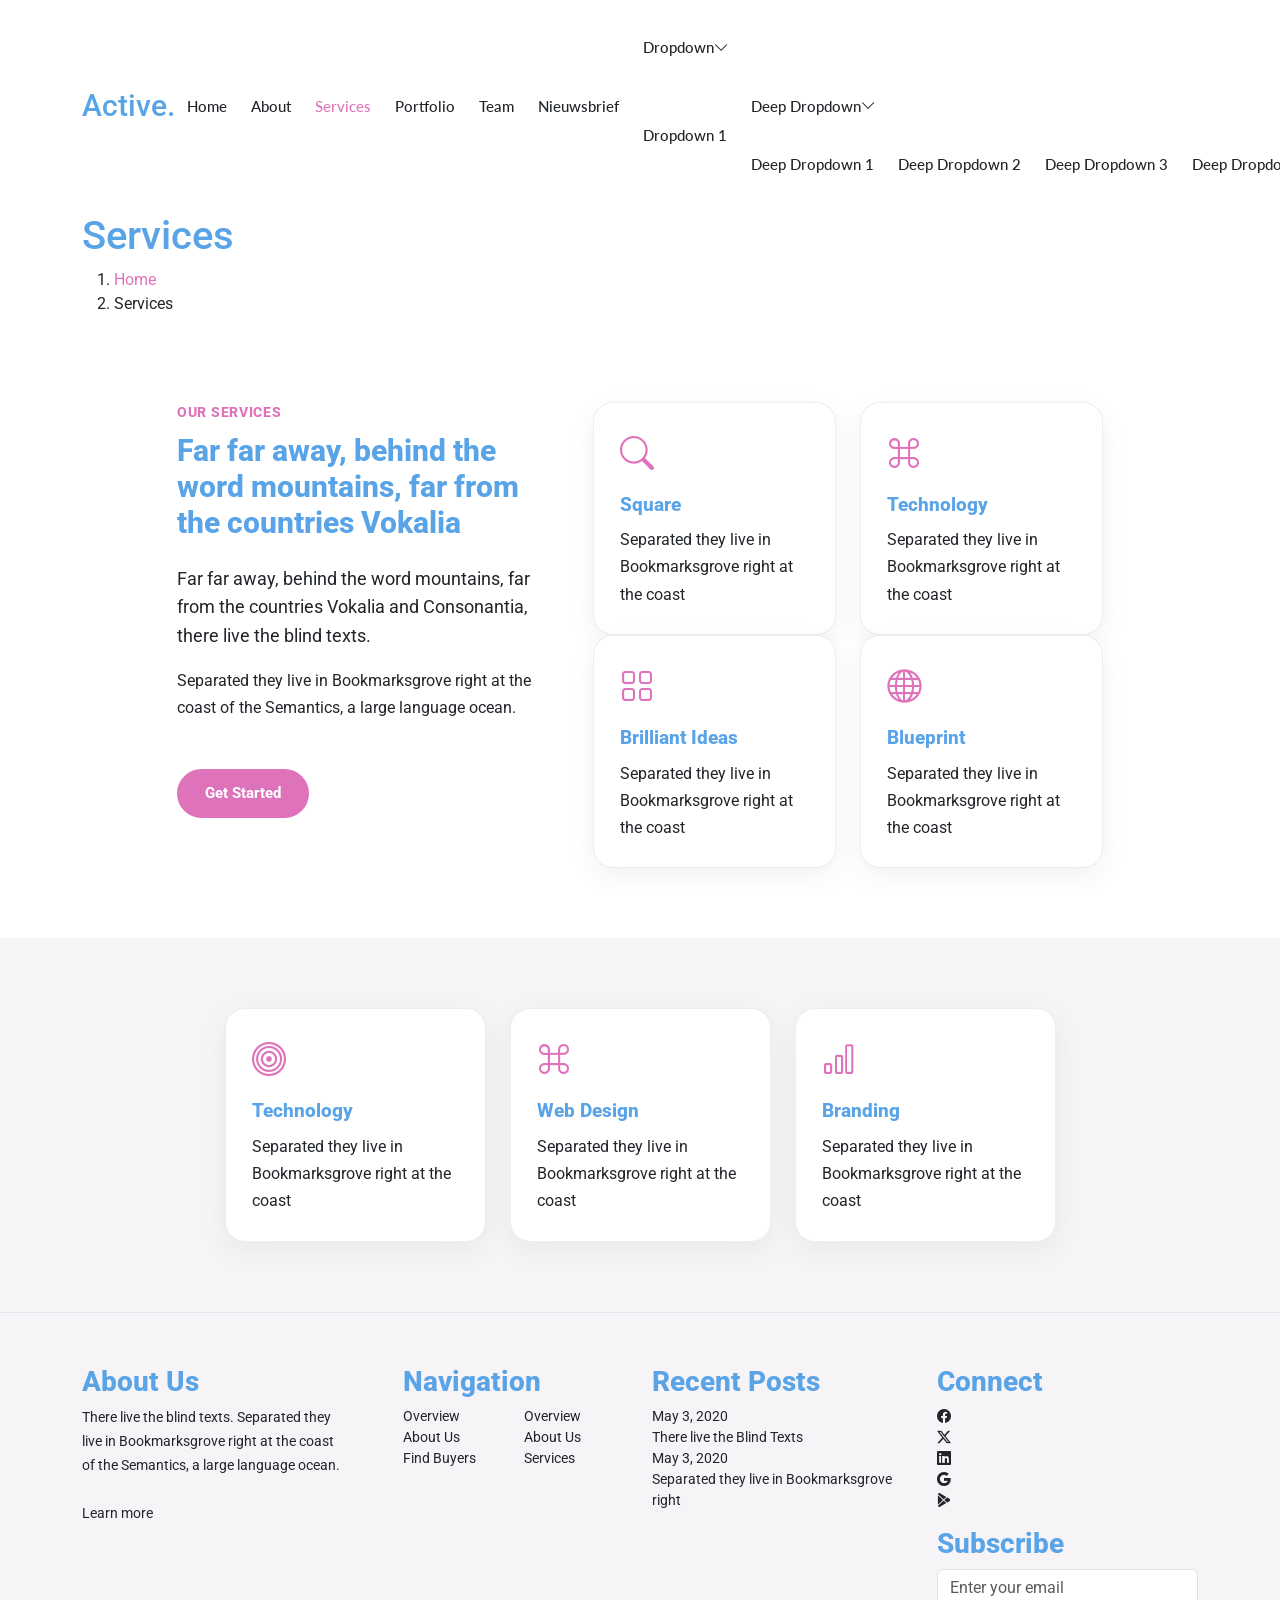
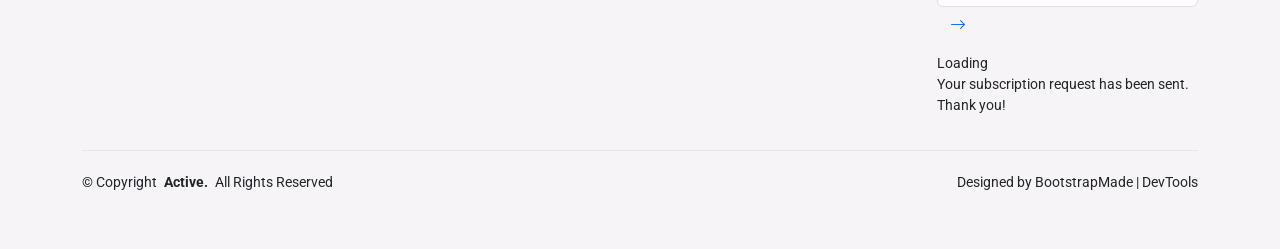
<file: services.html>
<!DOCTYPE html>
<html lang="en">

<head>
  <meta charset="utf-8">
  <meta content="width=device-width, initial-scale=1.0" name="viewport">
  <title>Services - Active Bootstrap Template</title>
  <meta name="description" content="">
  <meta name="keywords" content="">

  <!-- Favicons -->
  <link href="assets/img/favicon.png" rel="icon">
  <link href="assets/img/apple-touch-icon.png" rel="apple-touch-icon">

  <!-- Fonts -->
  <link href="https://fonts.googleapis.com" rel="preconnect">
  <link href="https://fonts.gstatic.com" rel="preconnect" crossorigin>
  <link href="https://fonts.googleapis.com/css2?family=Roboto:ital,wght@0,100;0,300;0,400;0,500;0,700;0,900;1,100;1,300;1,400;1,500;1,700;1,900&family=Lato:ital,wght@0,100;0,300;0,400;0,700;0,900;1,100;1,300;1,400;1,700;1,900&display=swap" rel="stylesheet">

  <!-- Vendor CSS Files -->
  <link href="assets/vendor/bootstrap/css/bootstrap.min.css" rel="stylesheet">
  <link href="assets/vendor/bootstrap-icons/bootstrap-icons.css" rel="stylesheet">
  <link href="assets/vendor/aos/aos.css" rel="stylesheet">
  <link href="assets/vendor/swiper/swiper-bundle.min.css" rel="stylesheet">
  <link href="assets/vendor/glightbox/css/glightbox.min.css" rel="stylesheet">

  <!-- Main CSS File -->
  <link href="assets/css/main.css" rel="stylesheet">

  <!-- =======================================================
  * Template Name: Active
  * Template URL: https://bootstrapmade.com/active-bootstrap-website-template/
  * Updated: Aug 07 2024 with Bootstrap v5.3.3
  * Author: BootstrapMade.com
  * License: https://bootstrapmade.com/license/
  ======================================================== -->
</head>

<body class="services-page">

  <header id="header" class="header d-flex align-items-center sticky-top">
    <div class="container-fluid container-xl position-relative d-flex align-items-center justify-content-between">

      <a href="index.html" class="logo d-flex align-items-center">
        <!-- Uncomment the line below if you also wish to use an image logo -->
        <!-- <img src="assets/img/logo.png" alt=""> -->
        <h1 class="sitename">Active.</h1>
      </a>

      <nav id="navmenu" class="navmenu">
        <ul>
          <li><a href="index.html">Home</a></li>
          <li><a href="about.html">About</a></li>
          <li><a href="services.html" class="active">Services</a></li>
          <li><a href="portfolio.html">Portfolio</a></li>
          <li><a href="team.html">Team</a></li>
          <li><a href="blog.html">Nieuwsbrief</a></li>
          <li class="dropdown"><a href="#"><span>Dropdown</span> <i class="bi bi-chevron-down toggle-dropdown"></i></a>
            <ul>
              <li><a href="#">Dropdown 1</a></li>
              <li class="dropdown"><a href="#"><span>Deep Dropdown</span> <i class="bi bi-chevron-down toggle-dropdown"></i></a>
                <ul>
                  <li><a href="#">Deep Dropdown 1</a></li>
                  <li><a href="#">Deep Dropdown 2</a></li>
                  <li><a href="#">Deep Dropdown 3</a></li>
                  <li><a href="#">Deep Dropdown 4</a></li>
                  <li><a href="#">Deep Dropdown 5</a></li>
                </ul>
              </li>
              <li><a href="#">Dropdown 2</a></li>
              <li><a href="#">Dropdown 3</a></li>
              <li><a href="#">Dropdown 4</a></li>
            </ul>
          </li>
          <li><a href="contact.html">Contact</a></li>
        </ul>
        <i class="mobile-nav-toggle d-xl-none bi bi-list"></i>
      </nav>

    </div>
  </header>

  <main class="main">

    <!-- Page Title -->
    <div class="page-title light-background">
      <div class="container">
        <h1>Services</h1>
        <nav class="breadcrumbs">
          <ol>
            <li><a href="index.html">Home</a></li>
            <li class="current">Services</li>
          </ol>
        </nav>
      </div>
    </div><!-- End Page Title -->

    <!-- Services 2 Section -->
    <section id="services-2" class="services-2 section">

      <div class="container">
        <div class="row justify-content-center" data-aos="fade-up">
          <div class="col-md-6 col-lg-4">
            <span class="content-subtitle">Our Services</span>
            <h2 class="content-title">
              Far far away, behind the word mountains, far from the countries
              Vokalia
            </h2>
            <p class="lead">
              Far far away, behind the word mountains, far from the countries
              Vokalia and Consonantia, there live the blind texts.
            </p>
            <p class="mb-5">
              Separated they live in Bookmarksgrove right at the coast of the
              Semantics, a large language ocean.
            </p>
            <p>
              <a href="#" class="btn btn-get-started">Get Started</a>
            </p>
          </div>
          <div class="col-md-6 col-lg-6 ps-lg-5">
            <div class="row">
              <div class="col-6 col-sm-6 col-md-6 col-lg-6">
                <div class="services-item" data-aos="fade-up" data-aos-delay="">
                  <div class="services-icon">
                    <i class="bi bi-search"></i>
                  </div>
                  <div>
                    <h3>Square</h3>
                    <p>Separated they live in Bookmarksgrove right at the coast</p>
                  </div>
                </div>
              </div>
              <div class="col-6 col-sm-6 col-md-6 col-lg-6">
                <div class="services-item" data-aos="fade-up" data-aos-delay="100">
                  <div class="services-icon">
                    <i class="bi bi-command"></i>
                  </div>
                  <div>
                    <h3>Technology</h3>
                    <p>Separated they live in Bookmarksgrove right at the coast</p>
                  </div>
                </div>
              </div>
              <div class="col-6 col-sm-6 col-md-6 col-lg-6">
                <div class="services-item" data-aos="fade-up" data-aos-delay="200">
                  <div class="services-icon">
                    <i class="bi bi-grid"></i>
                  </div>
                  <div>
                    <h3>Brilliant Ideas</h3>
                    <p>Separated they live in Bookmarksgrove right at the coast</p>
                  </div>
                </div>
              </div>

              <div class="col-6 col-sm-6 col-md-6 col-lg-6">
                <div class="services-item" data-aos="fade-up" data-aos-delay="300">
                  <div class="services-icon">
                    <i class="bi bi-globe"></i>
                  </div>
                  <div>
                    <h3>Blueprint</h3>
                    <p>Separated they live in Bookmarksgrove right at the coast</p>
                  </div>
                </div>
              </div>
            </div>
          </div>
        </div>
      </div>
    </section><!-- /Services 2 Section -->

    <!-- Services Section -->
    <section id="services" class="services section light-background">

      <div class="container">
        <div class="row gy-4 justify-content-center">

          <div class="col-lg-3">
            <div class="services-item" data-aos="fade-up">
              <div class="services-icon">
                <i class="bi bi-bullseye"></i>
              </div>
              <div>
                <h3>Technology</h3>
                <p>Separated they live in Bookmarksgrove right at the coast</p>
              </div>
            </div>
          </div>

          <div class="col-lg-3">
            <div class="services-item" data-aos="fade-up" data-aos-delay="100">
              <div class="services-icon">
                <i class="bi bi-command"></i>
              </div>
              <div>
                <h3>Web Design</h3>
                <p>Separated they live in Bookmarksgrove right at the coast</p>
              </div>
            </div>
          </div>

          <div class="col-lg-3">
            <div class="services-item" data-aos="fade-up" data-aos-delay="200">
              <div class="services-icon">
                <i class="bi bi-bar-chart"></i>
              </div>
              <div>
                <h3>Branding</h3>
                <p>Separated they live in Bookmarksgrove right at the coast</p>
              </div>
            </div>
          </div>

        </div>
      </div>
    </section><!-- /Services Section -->

  </main>

  <footer id="footer" class="footer light-background">
    <div class="container">
      <div class="row g-4">
        <div class="col-md-6 col-lg-3 mb-3 mb-md-0">
          <div class="widget">
            <h3 class="widget-heading">About Us</h3>
            <p class="mb-4">
              There live the blind texts. Separated they live in Bookmarksgrove
              right at the coast of the Semantics, a large language ocean.
            </p>
            <p class="mb-0">
              <a href="#" class="btn-learn-more">Learn more</a>
            </p>
          </div>
        </div>
        <div class="col-md-6 col-lg-3 ps-lg-5 mb-3 mb-md-0">
          <div class="widget">
            <h3 class="widget-heading">Navigation</h3>
            <ul class="list-unstyled float-start me-5">
              <li><a href="#">Overview</a></li>
              <li><a href="#">About Us</a></li>
              <li><a href="#">Find Buyers</a></li>
            </ul>
            <ul class="list-unstyled float-start">
              <li><a href="#">Overview</a></li>
              <li><a href="#">About Us</a></li>
              <li><a href="#">Services</a></li>
            </ul>
          </div>
        </div>
        <div class="col-md-6 col-lg-3 pl-lg-5">
          <div class="widget">
            <h3 class="widget-heading">Recent Posts</h3>
            <ul class="list-unstyled footer-blog-entry">
              <li>
                <span class="d-block date">May 3, 2020</span>
                <a href="#">There live the Blind Texts</a>
              </li>
              <li>
                <span class="d-block date">May 3, 2020</span>
                <a href="#">Separated they live in Bookmarksgrove right</a>
              </li>
            </ul>
          </div>
        </div>
        <div class="col-md-6 col-lg-3 pl-lg-5">
          <div class="widget">
            <h3 class="widget-heading">Connect</h3>
            <ul class="list-unstyled social-icons light mb-3">
              <li>
                <a href="#"><span class="bi bi-facebook"></span></a>
              </li>
              <li>
                <a href="#"><span class="bi bi-twitter-x"></span></a>
              </li>
              <li>
                <a href="#"><span class="bi bi-linkedin"></span></a>
              </li>
              <li>
                <a href="#"><span class="bi bi-google"></span></a>
              </li>
              <li>
                <a href="#"><span class="bi bi-google-play"></span></a>
              </li>
            </ul>
          </div>

          <div class="widget">
            <div class="footer-subscribe">
              <h3 class="widget-heading">Subscribe</h3>
              <form action="forms/newsletter.php" method="post" class="php-email-form">
                <div class="mb-2">
                  <input type="text" class="form-control" name="email" placeholder="Enter your email">

                  <button type="submit" class="btn btn-link">
                    <span class="bi bi-arrow-right"></span>
                  </button>
                </div>
                <div class="loading">Loading</div>
                <div class="error-message"></div>
                <div class="sent-message">
                  Your subscription request has been sent. Thank you!
                </div>
              </form>
            </div>
          </div>
        </div>
      </div>

      <div class="copyright d-flex flex-column flex-md-row align-items-center justify-content-md-between">
        <p>© <span>Copyright</span> <strong class="px-1 sitename">Active.</strong> <span>All Rights Reserved</span></p>
        <div class="credits">
          <!-- All the links in the footer should remain intact. -->
          <!-- You can delete the links only if you've purchased the pro version. -->
          <!-- Licensing information: https://bootstrapmade.com/license/ -->
          <!-- Purchase the pro version with working PHP/AJAX contact form: [buy-url] -->
          Designed by <a href="https://bootstrapmade.com/">BootstrapMade</a> | <a href="https://bootstrapmade.com/tools/">DevTools</a>
        </div>
      </div>
    </div>
  </footer>

  <!-- Scroll Top -->
  <a href="#" id="scroll-top" class="scroll-top d-flex align-items-center justify-content-center"><i class="bi bi-arrow-up-short"></i></a>

  <!-- Preloader -->
  <div id="preloader"></div>

  <!-- Vendor JS Files -->
  <script src="assets/vendor/bootstrap/js/bootstrap.bundle.min.js"></script>
  <script src="assets/vendor/php-email-form/validate.js"></script>
  <script src="assets/vendor/aos/aos.js"></script>
  <script src="assets/vendor/swiper/swiper-bundle.min.js"></script>
  <script src="assets/vendor/purecounter/purecounter_vanilla.js"></script>
  <script src="assets/vendor/glightbox/js/glightbox.min.js"></script>
  <script src="assets/vendor/imagesloaded/imagesloaded.pkgd.min.js"></script>
  <script src="assets/vendor/isotope-layout/isotope.pkgd.min.js"></script>

  <!-- Main JS File -->
  <script src="assets/js/main.js"></script>

</body>

</html>
</file>
<file: assets/css/main.css>
/**
* Template Name: Active
* Template URL: https://bootstrapmade.com/active-bootstrap-website-template/
* Updated: Aug 07 2024 with Bootstrap v5.3.3
* Author: BootstrapMade.com
* License: https://bootstrapmade.com/license/
*/

:root {
  --default-font: "Roboto", system-ui, -apple-system, "Segoe UI", Roboto, "Helvetica Neue", Arial, sans-serif;
  --heading-font: "Roboto", sans-serif;
  --nav-font: "Lato", sans-serif;
  --background-color: #ffffff;
  --default-color: #212529;
  --heading-color: #59a3e7;
  --accent-color: #df73bb;
  --surface-color: #ffffff;
  --contrast-color: #ffffff;
  --nav-color: #212529;
  --nav-hover-color: #df73bb;
  --nav-mobile-background-color: #ffffff;
  --soft-background: #f7f4f8;
  --soft-blue: #eef7ff;
  --soft-pink: #fff0f8;
  --border-color: rgba(33, 37, 41, 0.08);
  scroll-behavior: smooth;
}

.light-background {
  --background-color: #f7f4f8;
  --surface-color: #ffffff;
}

body {
  color: var(--default-color);
  background-color: var(--background-color);
  font-family: var(--default-font);
}

a {
  color: var(--accent-color);
  text-decoration: none;
  transition: 0.3s;
}

a:hover {
  color: color-mix(in srgb, var(--accent-color), transparent 25%);
  text-decoration: none;
}

h1, h2, h3, h4, h5, h6 {
  color: var(--heading-color);
  font-family: var(--heading-font);
}

p { line-height: 1.7; }

.lead {
  font-size: 18px;
  line-height: 1.6;
  font-weight: 400;
  color: var(--default-color);
}

.header {
  color: var(--default-color);
  background-color: var(--background-color);
  padding: 18px 0;
  transition: all 0.5s;
  z-index: 997;
}

.header .logo { line-height: 1; }

.header .logo h1 {
  font-size: 30px;
  margin: 0;
  font-weight: 500;
  color: var(--heading-color);
}

.scrolled .header { box-shadow: 0 0 18px rgba(0, 0, 0, 0.08); }

@media (min-width: 1200px) {
  .navmenu { padding: 0; }
  .navmenu ul {
    margin: 0;
    padding: 0;
    display: flex;
    list-style: none;
    align-items: center;
  }
  .navmenu li { position: relative; }
  .navmenu a,
  .navmenu a:focus {
    color: var(--nav-color);
    padding: 18px 12px;
    font-size: 15px;
    font-family: var(--nav-font);
    font-weight: 500;
    display: flex;
    align-items: center;
    white-space: nowrap;
    transition: 0.3s;
  }
  .navmenu li:hover > a,
  .navmenu .active,
  .navmenu .active:focus { color: var(--nav-hover-color); }
}

@media (max-width: 1199px) {
  .mobile-nav-toggle {
    color: var(--nav-color);
    font-size: 28px;
    line-height: 0;
    margin-right: 10px;
    cursor: pointer;
    transition: color 0.3s;
  }
  .navmenu { padding: 0; z-index: 9997; }
  .navmenu ul {
    display: none;
    list-style: none;
    position: absolute;
    inset: 60px 20px 20px 20px;
    padding: 10px 0;
    margin: 0;
    border-radius: 18px;
    background-color: var(--nav-mobile-background-color);
    overflow-y: auto;
    transition: 0.3s;
    z-index: 9998;
    box-shadow: 0 12px 35px rgba(0, 0, 0, 0.14);
  }
  .navmenu a,
  .navmenu a:focus {
    color: var(--nav-color);
    padding: 12px 22px;
    font-family: var(--nav-font);
    font-size: 17px;
    font-weight: 500;
    display: flex;
    align-items: center;
    white-space: nowrap;
    transition: 0.3s;
  }
  .navmenu a:hover,
  .navmenu .active,
  .navmenu .active:focus { color: var(--nav-hover-color); }
  .mobile-nav-active { overflow: hidden; }
  .mobile-nav-active .mobile-nav-toggle {
    color: #fff;
    position: absolute;
    font-size: 32px;
    top: 15px;
    right: 15px;
    margin-right: 0;
    z-index: 9999;
  }
  .mobile-nav-active .navmenu {
    position: fixed;
    overflow: hidden;
    inset: 0;
    background: rgba(33, 37, 41, 0.8);
    transition: 0.3s;
  }
  .mobile-nav-active .navmenu > ul { display: block; }
}

section, .section {
  color: var(--default-color);
  background-color: var(--background-color);
  padding: 70px 0;
  scroll-margin-top: 96px;
  overflow: clip;
}

.hero-section { padding: 80px 0 70px; }

.section-title {
  text-align: center;
  padding-bottom: 38px;
  position: relative;
}

.section-title h2 {
  font-size: 30px;
  font-weight: 800;
  margin-bottom: 0;
}

.section-title p,
.section-subtitle,
.content-subtitle {
  color: var(--accent-color);
  font-size: 14px;
  font-weight: 800;
  letter-spacing: 0.05em;
  text-transform: uppercase;
  margin-bottom: 10px;
  display: block;
}

.content-title {
  color: var(--heading-color);
  font-size: 30px;
  font-weight: 800;
  line-height: 1.2;
  margin-bottom: 24px;
}

.about .btn-get-started,
.btn-get-started {
  background-color: var(--accent-color);
  color: var(--contrast-color);
  border-radius: 999px;
  padding: 11px 26px;
  border: 2px solid var(--accent-color);
  transition: 0.3s all ease-in-out;
  font-size: 15px;
  font-weight: 700;
}

.about .btn-get-started:hover,
.btn-get-started:hover {
  border-color: var(--accent-color);
  background-color: transparent;
  color: var(--accent-color);
}

.btn-secondary-outline {
  background-color: transparent !important;
  color: var(--accent-color) !important;
}

.btn-secondary-outline:hover {
  background-color: var(--accent-color) !important;
  color: var(--contrast-color) !important;
}

.about h1 {
  color: var(--heading-color);
  font-size: 42px;
  font-weight: 900;
  line-height: 1.15;
}

.section-card {
  background: var(--surface-color) !important;
  border-radius: 30px;
  padding: 52px 32px;
  box-shadow: 0 12px 35px rgba(0, 0, 0, 0.055);
  border: 1px solid var(--border-color);
}

.text-card {
  background: var(--surface-color);
  border-radius: 22px;
  padding: 26px;
  box-shadow: 0 8px 28px rgba(0, 0, 0, 0.05);
  border: 1px solid var(--border-color);
}

img.rounded {
  border-radius: 24px !important;
  box-shadow: 0 12px 35px rgba(0, 0, 0, 0.08);
}

.hero-img {
  max-width: 360px;
  width: 100%;
  display: block;
  margin: 0 auto;
}

.section-img {
  max-width: 390px;
  width: 100%;
  display: block;
  margin: 0 auto;
}

.participation-img {
  max-width: 360px;
  width: 100%;
  display: block;
  margin: 0 auto;
}

.mri-img {
  max-width: 100%;
  width: auto;
  display: block;
  margin: 0 auto;
}

.services, .services-2 {
  padding-top: 70px;
  padding-bottom: 70px;
}

.services-item {
  background: var(--surface-color);
  padding: 26px;
  border-radius: 20px;
  height: 100%;
  box-shadow: 0 8px 28px rgba(0, 0, 0, 0.055);
  border: 1px solid var(--border-color);
  transition: transform 0.25s ease, box-shadow 0.25s ease;
}

.services-item:hover {
  transform: translateY(-3px);
  box-shadow: 0 14px 34px rgba(0, 0, 0, 0.08);
}

.services .services-item .services-icon,
.services-2 .services-item .services-icon {
  color: var(--accent-color);
  margin-bottom: 14px;
}

.services .services-item .services-icon i,
.services-2 .services-item .services-icon i { font-size: 34px; }

.services .services-item h3,
.services-2 .services-item h3 {
  font-size: 19px;
  font-weight: 800;
  color: var(--heading-color);
  margin-bottom: 10px;
}

.services-item p { margin-bottom: 0; }

.highlight-card {
  background: linear-gradient(135deg, var(--soft-blue), var(--soft-pink));
  border: 1px solid rgba(223, 115, 187, 0.16);
}

.faq .custom-accordion {
  border-radius: 22px;
  overflow: hidden;
  box-shadow: 0 8px 28px rgba(0, 0, 0, 0.055);
  border: 1px solid var(--border-color);
}

.faq .custom-accordion .accordion-item {
  background-color: var(--surface-color);
  margin-bottom: 0;
  position: relative;
  border: none;
  border-bottom: 1px solid var(--border-color);
  overflow: hidden;
}

.faq .custom-accordion .accordion-item:last-child { border-bottom: none; }

.faq .custom-accordion .accordion-item .btn-link {
  display: block;
  width: 100%;
  padding: 18px 20px 18px 46px;
  text-decoration: none;
  text-align: left;
  color: var(--default-color);
  border: none;
  border-radius: 0;
  position: relative;
  background-color: var(--surface-color);
  font-weight: 700;
}

.faq .custom-accordion .accordion-item .btn-link:before {
  content: "\f282";
  display: inline-block;
  font-family: "bootstrap-icons" !important;
  position: absolute;
  top: 50%;
  transform: translateY(-50%);
  left: 18px;
}

.faq .custom-accordion .accordion-item .btn-link[aria-expanded=true] {
  color: var(--accent-color);
  background-color: color-mix(in srgb, var(--accent-color), transparent 94%);
}

.faq .custom-accordion .accordion-item .btn-link[aria-expanded=true]:before {
  content: "\f286";
  color: var(--accent-color);
}

.faq .custom-accordion .accordion-item .accordion-body {
  padding: 22px 24px;
  color: var(--default-color);
  background: var(--surface-color);
}

.team-card {
  background: var(--surface-color);
  padding: 26px;
  border-radius: 22px;
  height: 100%;
  box-shadow: 0 8px 28px rgba(0, 0, 0, 0.055);
  border: 1px solid var(--border-color);
}

.team .team h3 {
  font-size: 20px;
  font-weight: 800;
}

.team .team h3 a { color: var(--heading-color); }

.team .team .pic { margin-bottom: 22px; }

.team .team .pic img {
  border-radius: 22px;
  aspect-ratio: 1 / 1;
  object-fit: cover;
}

.team .team .position {
  display: block;
  margin-bottom: 16px;
  font-size: 14px;
  color: color-mix(in srgb, var(--heading-color), transparent 30%);
  font-weight: 700;
}

.contact .info {
  background-color: var(--surface-color);
  padding: 34px;
  box-shadow: 0 8px 28px rgba(0, 0, 0, 0.055);
  border: 1px solid var(--border-color);
  border-radius: 22px;
  height: 100%;
  overflow: hidden;
}

.contact .info h3 {
  font-weight: 800;
  font-size: 24px;
}

.contact .info p {
  color: color-mix(in srgb, var(--default-color), transparent 25%);
  margin-bottom: 26px;
  font-size: 15px;
}

.contact .info-item + .info-item {
  padding-top: 18px;
  margin-top: 18px;
  border-top: 1px solid var(--border-color);
}

.contact .info-item i {
  font-size: 24px;
  color: var(--accent-color);
  margin-right: 18px;
}

.contact .info-item h4 {
  padding: 0;
  font-size: 18px;
  line-height: 24px;
  font-weight: 800;
  margin-bottom: 5px;
}

.contact .info-item p {
  padding: 0;
  margin-bottom: 0;
  font-size: 15px;
}

.footer {
  background-color: var(--background-color);
  color: var(--default-color);
  padding: 52px 0;
  font-size: 14px;
  border-top: 1px solid var(--border-color);
}

.footer a { color: var(--default-color) !important; }
.footer a:hover { color: var(--accent-color) !important; }
.footer h3 { font-weight: 800; }

.footer .copyright {
  margin-top: 34px;
  position: relative;
  padding-top: 18px;
  border-top: 1px solid var(--border-color);
}

.footer .copyright p,
.footer .copyright .credits { margin: 2px 0; }

.scroll-top {
  position: fixed;
  visibility: hidden;
  opacity: 0;
  right: 15px;
  bottom: 15px;
  z-index: 99999;
  background-color: var(--accent-color);
  width: 42px;
  height: 42px;
  border-radius: 12px;
  transition: all 0.4s;
}

.scroll-top i {
  font-size: 24px;
  color: var(--contrast-color);
  line-height: 0;
}

.scroll-top.active {
  visibility: visible;
  opacity: 1;
}

#preloader {
  position: fixed;
  inset: 0;
  z-index: 999999;
  overflow: hidden;
  background: var(--background-color);
  transition: all 0.6s ease-out;
}

#preloader:before {
  content: "";
  position: fixed;
  top: calc(50% - 30px);
  left: calc(50% - 30px);
  border: 6px solid #ffffff;
  border-color: var(--accent-color) transparent var(--accent-color) transparent;
  border-radius: 50%;
  width: 60px;
  height: 60px;
  animation: animate-preloader 1.5s linear infinite;
}

@keyframes animate-preloader {
  0% { transform: rotate(0deg); }
  100% { transform: rotate(360deg); }
}

@media screen and (max-width: 768px) {
  [data-aos-delay] { transition-delay: 0 !important; }
}

@media (max-width: 1199px) {
  section, .section { scroll-margin-top: 66px; }
}

@media (max-width: 991px) {
  section, .section { padding: 56px 0; }
  .hero-section { padding: 58px 0; }
  .about h1 { font-size: 34px; }
  .section-title h2, .content-title { font-size: 27px; }
  .section-card { padding: 36px 22px; }
  .hero-img, .section-img, .participation-img { max-width: 330px; }
}

@media (max-width: 575px) {
  .about h1 { font-size: 30px; }
  .lead { font-size: 17px; }
  .services-item, .text-card, .contact .info, .team-card { padding: 22px; }
  .hero-img, .section-img, .participation-img { max-width: 280px; }
}

.team-card .pic {
  width: 240px;
  height: 240px;
  margin: 0 auto 20px auto;
  overflow: hidden;
  border-radius: 50%;
}

.team-card .pic img {
  width: 100%;
  height: 100%;
  object-fit: cover;
  display: block;
}

.map iframe {
  width: 100%;
  height: 200px;
  display: block;
}

.visit-intro {
  text-align: left;
}

.visit-intro .lead {
  margin-bottom: 1rem;
}

.map {
  border-radius: 18px;
  overflow: hidden;
  box-shadow: 0 6px 24px rgba(0, 0, 0, 0.08);
}

.map iframe {
  display: block;
  width: 100%;
}
</file>
